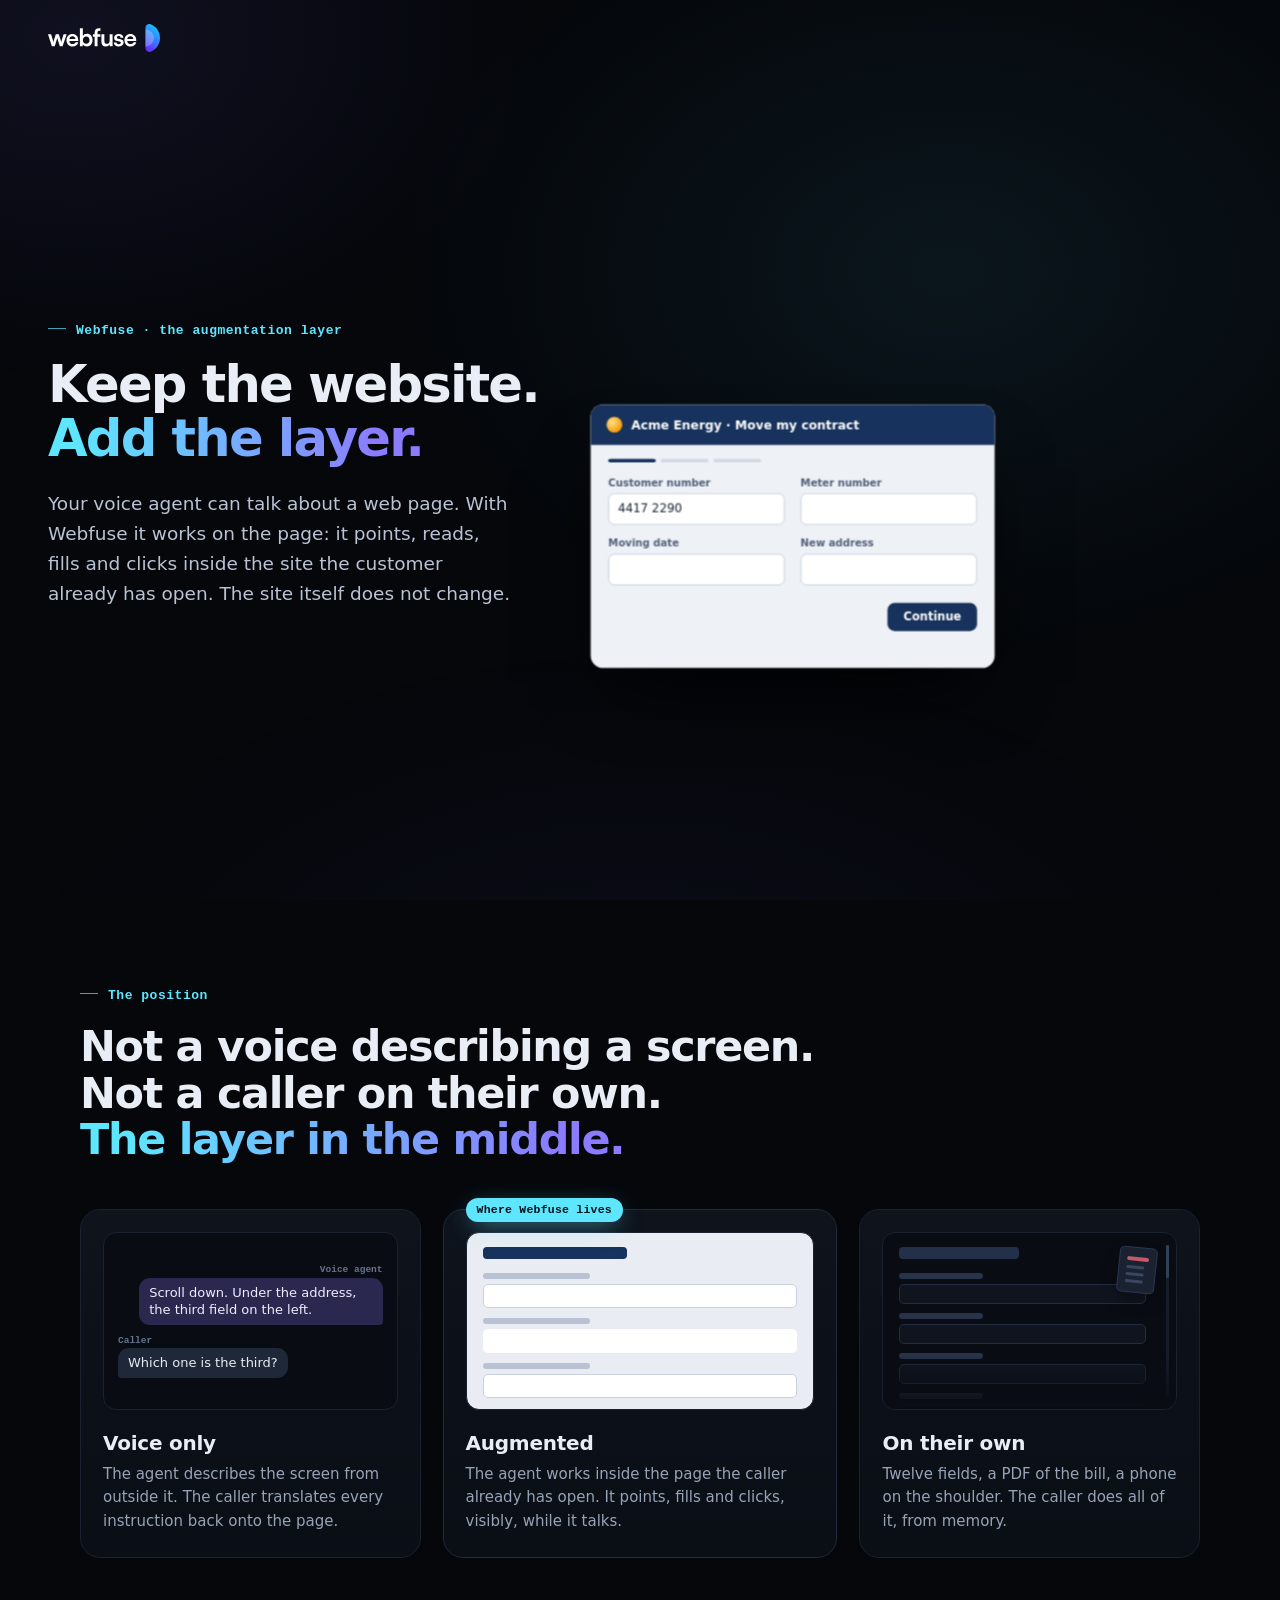
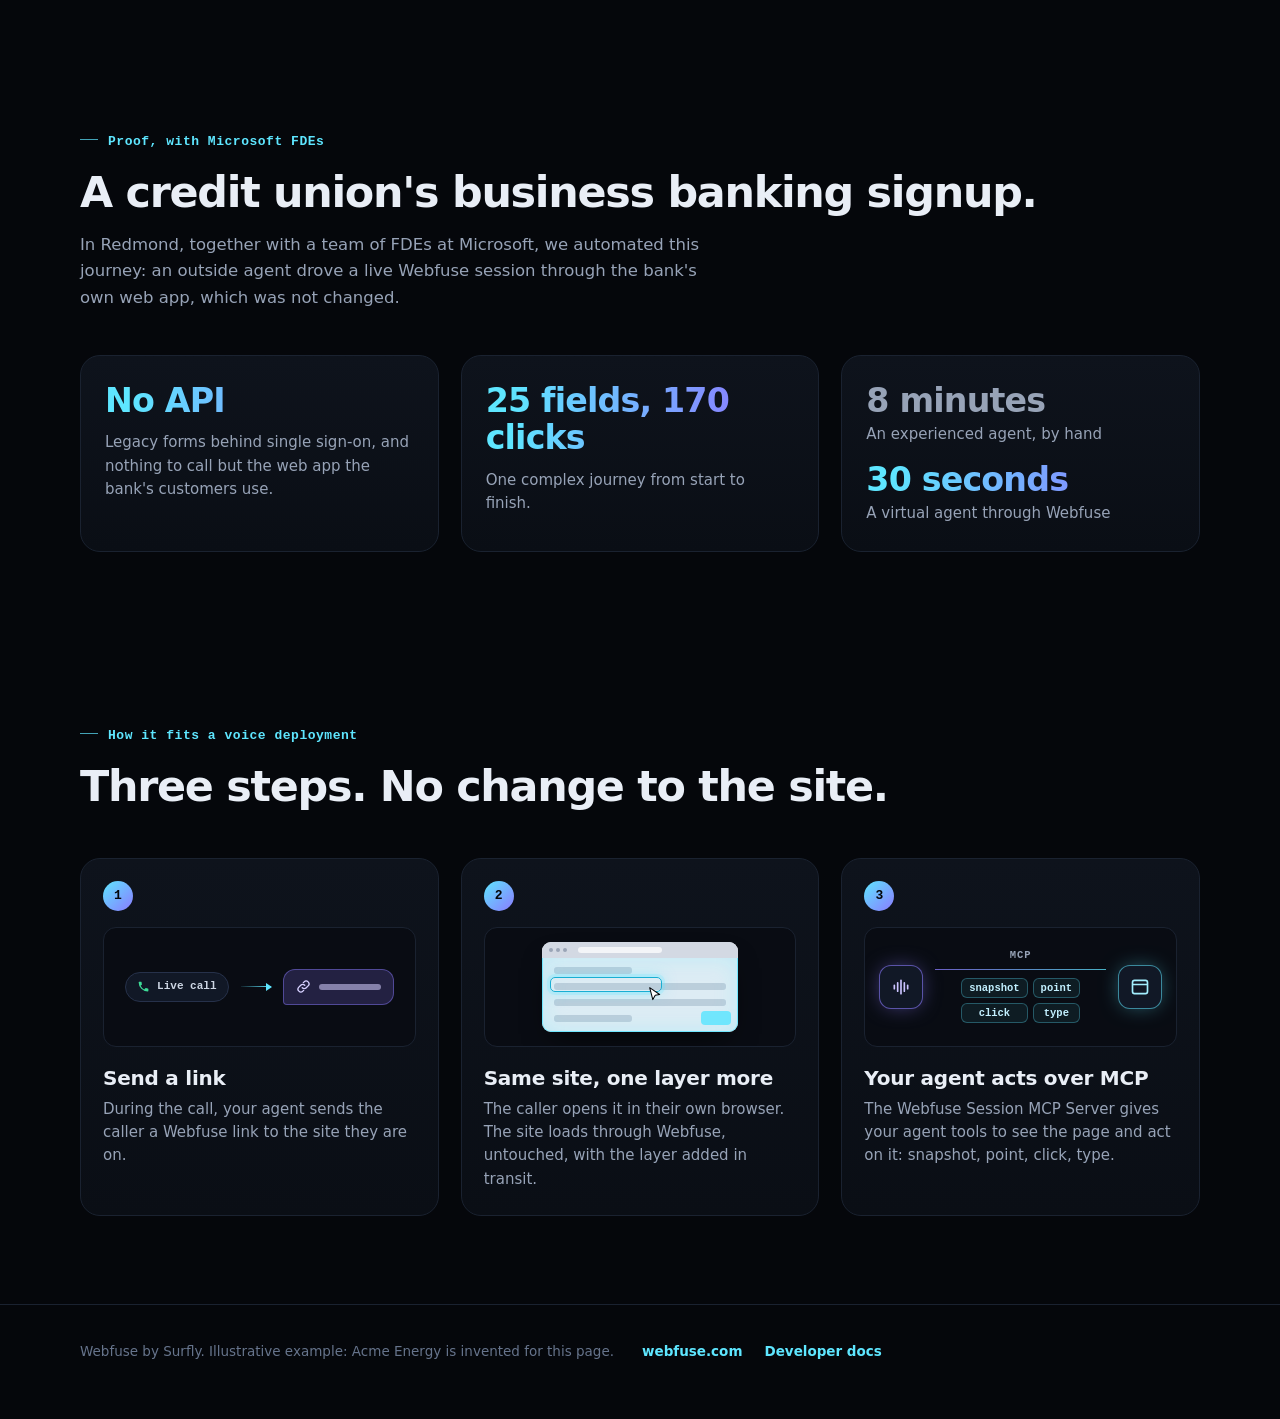
<file: layer/index.html>
<!doctype html>
<html lang="en" class="nojs">
<head>
<meta charset="utf-8">
<meta name="viewport" content="width=device-width, initial-scale=1">
<meta name="color-scheme" content="dark">
<meta name="robots" content="noindex">
<meta name="referrer" content="no-referrer">
<title>The layer in the middle · Webfuse</title>
<meta name="description" content="Webfuse adds a layer to the website your customer already has open, injected in transit, so your voice agent can point, read, fill and click inside the page while the site itself stays unchanged.">
<link rel="icon" href="data:image/svg+xml,%3Csvg xmlns=%22http://www.w3.org/2000/svg%22 viewBox=%22810 0 250 250%22%3E%3Cpath d=%22M870 34.9704L870 215.029C870 239.229 893.947 256.363 916.33 247.736C965.249 228.881 1000 181.04 1000 124.998C1000 68.9582 965.249 21.117 916.33 2.26156C912.323 0.717613 908.262 2.19488e-05 904.302 2.12564e-05C886.139 -0.00349144 870 15.1026 870 34.9704Z%22 fill=%22url(%23wfLogoGrad)%22/%3E%3Cpath d=%22M870 201.488C890.876 201.488 909.776 192.919 923.47 179.084C937.162 165.253 945.645 146.122 945.645 125.072C945.645 82.9373 911.713 48.6601 870 48.66L870 201.488Z%22 fill=%22white%22 fill-opacity=%220.25%22/%3E%3Cdefs%3E %3ClinearGradient id=%22wfLogoGrad%22 x1=%22904.07%22 y1=%22303.509%22 x2=%221073.41%22 y2=%2291.4966%22 gradientUnits=%22userSpaceOnUse%22%3E %3Cstop stop-color=%22%23760DFF%22/%3E %3Cstop offset=%221%22 stop-color=%22%2310CDFF%22/%3E %3C/linearGradient%3E %3C/defs%3E%3C/svg%3E">
<script>document.documentElement.className = 'js';</script>
<style>
:root{
  --bg:#05070b;--panel:#0e131c;--panel2:#0a0e15;--line:#1a2230;--line2:#26314a;
  --text:#e9eef6;--soft:#b9c3d4;--mute:#97a3b7;--dim:#66748c;
  --cyan:#5ee6ff;--violet:#8b7bff;--amber:#ffb547;--green:#3ddc97;
  --sans:Inter,ui-sans-serif,system-ui,-apple-system,"Segoe UI",Roboto,"Helvetica Neue",Arial,sans-serif;
  --mono:ui-monospace,"SF Mono","JetBrains Mono",Menlo,Consolas,"Liberation Mono",monospace;
  --ease:cubic-bezier(.65,0,.25,1);
  --out:cubic-bezier(.2,.7,.2,1);
}
*{box-sizing:border-box}
html{-webkit-text-size-adjust:100%;text-size-adjust:100%}
body{margin:0;background:var(--bg);color:var(--text);font:16px/1.6 var(--sans);-webkit-font-smoothing:antialiased}
body::before{content:"";position:fixed;inset:0;z-index:-1;pointer-events:none;background:
  radial-gradient(900px 640px at 74% 30%,rgba(94,230,255,.07),transparent 62%),
  radial-gradient(760px 560px at 6% 4%,rgba(139,123,255,.085),transparent 62%),
  radial-gradient(1100px 700px at 50% 118%,rgba(139,123,255,.06),transparent 60%)}
p,h1,h2,h3{margin:0}
a{color:var(--cyan);text-decoration:none}
a:hover{text-decoration:underline}
a:focus-visible{outline:2px solid var(--cyan);outline-offset:3px;border-radius:4px}
.grad{background:linear-gradient(92deg,var(--cyan) 8%,var(--violet) 88%);-webkit-background-clip:text;background-clip:text;color:transparent}
.nw{white-space:nowrap}
.eyebrow{font:600 13px/1.3 var(--mono);letter-spacing:.04em;color:var(--cyan);margin:0 0 18px}
.eyebrow::before{content:"";display:inline-block;width:18px;height:1px;margin:0 10px 4px 0;vertical-align:middle;background:currentColor;opacity:.7}

/* ---------- A: the layer ---------- */
.hero{position:relative;min-height:100vh;display:flex;flex-direction:column;padding:0 64px;overflow-x:clip}
.brand{display:flex;align-items:center;gap:10px;height:76px;width:100%;max-width:1312px;margin:0 auto;font-weight:650;font-size:15px;letter-spacing:-.01em}
.brand .logo{display:block;width:auto;height:28px}
.hero-grid{flex:1;display:grid;grid-template-columns:minmax(0,500px) minmax(0,1fr);align-items:center;gap:20px;width:100%;max-width:1312px;margin:0 auto;padding-bottom:44px}
.hero-copy{position:relative;z-index:1;animation:rise .9s var(--out) .05s both}
h1{font-size:clamp(40px,4vw,58px);line-height:1.05;letter-spacing:-.035em;font-weight:750;margin:0 0 24px}
.lede{font-size:18.5px;line-height:1.62;color:var(--soft);max-width:468px}
@keyframes rise{from{opacity:0;transform:translateY(16px)}}
@keyframes fade{from{opacity:0}}
@keyframes pop{from{opacity:0;transform:scale(.6)}}

/* the drawing is a fixed 790 x 640 stage, scaled to fit its column */
.stage-wrap{--s:1;position:relative;height:calc(640px * var(--s))}
.explode{position:absolute;left:0;top:0;width:790px;height:640px;margin:0;transform:scale(var(--s));transform-origin:0 0}
.ex-float{position:absolute;inset:0;perspective:1700px;perspective-origin:380px 282px;animation:float 7s ease-in-out 3.1s infinite}
@keyframes float{50%{transform:translateY(-9px)}}
.ex-scene{position:absolute;left:60px;top:250px;width:460px;height:300px;transform-style:preserve-3d;transform:rotateX(54deg) rotateZ(-30deg);animation:sceneIn 1.2s var(--ease) .1s both}
@keyframes sceneIn{from{transform:rotateX(0deg) rotateZ(0deg)}}
.plane{position:absolute;left:0;top:0;width:460px;height:300px}
.p2{transform-style:preserve-3d;transform:translateZ(140px);animation:liftP2 1.2s var(--ease) .1s both}
.p3{left:96px;top:-66px;width:272px;height:188px;transform:translateZ(262px);animation:liftP3 1.2s var(--ease) .1s both,fade .45s ease .3s both}
@keyframes liftP2{from{transform:translateZ(1px)}}
@keyframes liftP3{from{transform:translateZ(2px)}}

/* plane 1: the website */
.site{position:absolute;inset:0;border-radius:14px;overflow:hidden;background:#eef1f6;color:#1b2333;box-shadow:0 46px 80px -26px rgba(0,0,0,.95),0 0 0 1px rgba(255,255,255,.07)}
.site-bar{height:46px;display:flex;align-items:center;gap:10px;padding:0 18px;background:#17325c}
.site-logo{flex:none;width:18px;height:18px;border-radius:50%;background:radial-gradient(circle at 35% 35%,#ffe08a,#f59e0b 70%)}
.site-title{color:#fff;font-size:14px;font-weight:600;white-space:nowrap}
.site-body{padding:16px 20px 0}
.site-steps{display:flex;gap:6px;height:4px;margin-bottom:16px}
.site-steps i{flex:0 0 54px;border-radius:2px;background:#d3d9e3}
.site-steps i:first-child{background:#17325c}
.grid{display:grid;grid-template-columns:1fr 1fr;gap:14px 18px}
.lbl{display:block;height:14px;margin:0 0 5px;font-size:11.5px;line-height:14px;font-weight:600;color:#52607a;white-space:nowrap}
.inp{position:relative;height:36px;border:1px solid #c6cfdc;border-radius:7px;background:#fff;display:flex;align-items:center;padding:0 10px;font-size:13.5px;color:#1b2333}
.site-foot{display:flex;justify-content:flex-end;margin-top:20px}
.site-btn{height:32px;padding:0 18px;border-radius:8px;background:#17325c;color:#fff;font-size:13px;font-weight:600;line-height:32px}

/* plane 2: the Webfuse layer, aligned with plane 1 because it repeats its layout */
.glass{position:absolute;inset:0;border-radius:14px;border:1px solid rgba(94,230,255,.3);animation:fade .6s ease .75s both;background:
  radial-gradient(rgba(94,230,255,.2) 1px,transparent 1.5px) 0 0/18px 18px,
  linear-gradient(160deg,rgba(94,230,255,.1),rgba(139,123,255,.06) 55%,rgba(94,230,255,.04))}
.glass::after{content:"";position:absolute;inset:-1px;border-radius:15px;border:1.5px solid rgba(94,230,255,.8);box-shadow:0 0 50px rgba(94,230,255,.3),inset 0 0 70px rgba(94,230,255,.12);animation:fade .7s ease 1.2s both}
.wire{background:none;box-shadow:none;overflow:visible}
.wire .site-bar{background:none}
.wire .fld,.wire .site-btn{visibility:hidden}
.wire .f-tgt{visibility:visible;animation:fade .5s ease 1.1s both}
.wire .lbl{width:86px;height:5px;margin:5px 0 9px;border-radius:3px;background:rgba(94,230,255,.22)}
.tgt{border:0;padding:0;background:rgba(4,11,19,.86)}
.ring{position:absolute;inset:-5px;border-radius:11px;border:2px solid var(--cyan);box-shadow:0 0 0 4px rgba(94,230,255,.14),0 0 26px rgba(94,230,255,.55);animation:ringIn .45s var(--out) 1.4s both}
.ring::after{content:"";position:absolute;inset:-2px;border-radius:12px;border:2px solid var(--cyan);opacity:0;animation:pulse 2.8s ease-out 3.3s infinite}
@keyframes ringIn{from{opacity:0;transform:scale(1.16)}}
@keyframes pulse{0%{opacity:.6;transform:scale(1)}70%,100%{opacity:0;transform:scale(1.1,1.45)}}
.ghost-w{position:absolute;left:11px;top:0;bottom:0;display:flex;align-items:center;font:600 14.5px/1 var(--mono)}
.ghost-val{font:inherit;color:#d4f8ff;text-shadow:0 0 12px rgba(94,230,255,.6);white-space:nowrap}
.ghost-val span{animation:fade .01s linear both;animation-delay:calc(2.1s + var(--i) * 50ms)}
.caret{position:absolute;left:0;top:50%;width:2px;height:18px;margin-top:-9px;background:var(--cyan);box-shadow:0 0 8px var(--cyan);opacity:0;animation:caretMove .45s steps(9,start) 2.1s both,caretLife 1.15s linear 2.06s both}
@keyframes caretMove{from{transform:translateX(0)}to{transform:translateX(9ch)}}
@keyframes caretLife{0%{opacity:0}3%,78%{opacity:1}100%{opacity:0}}
.src-w{position:absolute;right:7px;top:50%;margin-top:-9.5px;animation:pop .3s var(--out) 2.55s both}
.src-chip{height:19px;padding:0 7px;border-radius:5px;background:var(--cyan);color:#03131a;font:700 10.5px/19px var(--mono);white-space:nowrap}
.ptr{position:absolute;left:76px;top:28px;width:28px;height:28px;animation:ptrIn .7s cubic-bezier(.25,.7,.2,1) 1.35s both}
.ptr svg{display:block;filter:drop-shadow(0 3px 4px rgba(0,0,0,.5))}
.ptr::before{content:"";position:absolute;left:-8px;top:-8px;width:24px;height:24px;border-radius:50%;border:2px solid var(--cyan);opacity:0;animation:ripple .6s ease-out 2.05s both}
@keyframes ptrIn{from{opacity:0;transform:translate(130px,-96px)}}
@keyframes ripple{0%{opacity:1;transform:scale(.3)}100%{opacity:0;transform:scale(1.7)}}
.nudge-w{position:absolute;right:-8px;top:calc(100% + 15px);transform-origin:80% 0;animation:pop .32s var(--out) 2.62s both}
.nudge{position:relative;white-space:nowrap;padding:6px 12px 6px 10px;border-radius:9px;background:#1c150a;border:1px solid rgba(255,181,71,.85);color:#ffdba3;font:600 12px/1.25 var(--sans);box-shadow:0 0 26px rgba(255,181,71,.3)}
.nudge::before{content:"";display:inline-block;width:6px;height:6px;margin:0 7px 1px 0;border-radius:50%;background:var(--amber);box-shadow:0 0 8px var(--amber)}
.nudge::after{content:"";position:absolute;right:50px;top:-5px;width:8px;height:8px;background:#1c150a;border-left:1px solid rgba(255,181,71,.85);border-top:1px solid rgba(255,181,71,.85);transform:rotate(45deg)}
.beam{position:absolute;pointer-events:none;animation:fade .6s ease 1.3s both}
.beam-f{left:239px;top:137px;width:201px;height:136px;transform-origin:50% 0;transform:rotateX(-90deg);background:linear-gradient(180deg,rgba(94,230,255,.3),rgba(94,230,255,0))}
.beam-l{left:239px;top:101px;width:136px;height:36px;transform-origin:0 50%;transform:rotateY(90deg);background:linear-gradient(90deg,rgba(94,230,255,.18),rgba(94,230,255,0))}

/* plane 3: the customer, on a call */
.call{position:absolute;inset:0;border-radius:16px;padding:12px 14px;display:flex;flex-direction:column;gap:7px;background:linear-gradient(180deg,#161d2c,#0c111a);border:1px solid rgba(139,123,255,.6);box-shadow:0 0 50px -10px rgba(139,123,255,.55)}
.call-top{display:flex;align-items:center;gap:8px;height:18px;font:600 10.5px/1 var(--mono);color:var(--mute)}
.call-top .dot{width:7px;height:7px;border-radius:50%;background:var(--green);box-shadow:0 0 8px var(--green)}
.wave{margin-left:auto;display:flex;align-items:center;gap:2px;height:14px}
.wave i{display:block;width:2px;height:14px;border-radius:1px;background:var(--violet);transform:scaleY(.35);animation:wave 1.1s ease-in-out 2.7s infinite}
.wave i:nth-child(2){animation-delay:2.85s}.wave i:nth-child(3){animation-delay:2.78s}.wave i:nth-child(4){animation-delay:2.95s}.wave i:nth-child(5){animation-delay:2.82s}
@keyframes wave{50%{transform:scaleY(1)}}
.msg{display:flex;flex-direction:column;gap:2px}
.who{font:600 9.5px/1.2 var(--mono);color:var(--dim)}
.call .who{font-size:10px}
.call .bub{font-size:13px}
.m-caller{align-items:flex-start}
.m-agent{align-items:flex-end}
.call .m-caller{animation:rise .4s var(--out) .55s both}
.call .m-agent{animation:rise .4s var(--out) 2.62s both}
.bub{max-width:88%;padding:6px 10px;border-radius:11px;font-size:12.5px;line-height:1.36}
.m-caller .bub{background:#1f2839;color:#e7ecf4;border-bottom-left-radius:4px}
.m-agent .bub{background:rgba(139,123,255,.25);color:#efecff;border-bottom-right-radius:4px}

/* labels: flat callouts drawn over the scene, anchored to the plane corners */
.ex-labels{position:absolute;inset:0;pointer-events:none}
.lab{position:absolute;left:var(--ax);top:var(--ay);display:flex;align-items:center;transform:translateY(-50%);--c:#cfd8e5}
.lab1{--ax:566px;--ay:410px;--lead:25px}
.lab2{--ax:575px;--ay:296px;--lead:16px;--c:var(--cyan)}
.lab3{--ax:348px;--ay:84px;--lead:243px;--c:#b4a9ff}
.lab-dot{flex:none;width:9px;height:9px;margin-left:-4.5px;border-radius:50%;background:var(--c);box-shadow:0 0 0 3px rgba(5,7,11,.9),0 0 12px var(--c);animation:pop .35s var(--out) both}
.lab-line{flex:none;width:var(--lead);height:1px;margin:0 8px 0 3px;background:linear-gradient(90deg,var(--c),rgba(207,216,229,.3));transform-origin:0 50%;animation:draw .45s var(--out) both}
.lab-box{display:flex;align-items:flex-start;gap:9px;width:184px;animation:fade .45s ease both}
.lab-n{flex:none;display:grid;place-items:center;width:20px;height:20px;margin-top:-1px;border-radius:50%;font:700 11px/1 var(--mono);color:#05070b;background:var(--c)}
.lab-t{font-size:13.5px;line-height:1.32;font-weight:600;color:#e5ebf3}
.lab1>*{animation-delay:1.3s}.lab2>*{animation-delay:1.45s}.lab3>*{animation-delay:1.6s}
.lab1 .lab-box{animation-delay:1.45s}.lab2 .lab-box{animation-delay:1.6s}.lab3 .lab-box{animation-delay:1.75s}
@keyframes draw{from{transform:scaleX(0)}}
.hero.off .ex-float,.hero.off .wave i,.hero.off .ring::after{animation-play-state:paused}
/* Staged hero. The page opens black and unfolds in four steps, so the drawing
   plays while someone is watching: g0 the copy and the flat website, g1 the
   stack tilts (label 1), g2 the Webfuse layer lifts off (label 2), g3 the call
   lands on top (label 3). A demo agent drives the steps from its narration
   (data-fde-beat); without one they play by themselves. Until a step is on,
   its parts are hidden with animation:none, so adding the class starts their
   animations from the beginning. */
.js .hero:not(.g0) .brand,.js .hero:not(.g0) .hero-copy,.js .hero:not(.g0) .stage-wrap{opacity:0}
.js .hero:not(.g0) .hero-copy{animation:none}
.js .hero.g0 .brand{animation:fade .6s ease both}
.js .hero.g0 .p1{animation:fade .5s ease .2s both}
.js .hero:not(.g1) .ex-scene,.js .hero:not(.g1) .ex-float{animation:none}
.js .hero:not(.g1) .ex-scene{transform:none}
.js .hero:not(.g1) .lab1,.js .hero:not(.g2) .lab2,.js .hero:not(.g3) .lab3,
.js .hero:not(.g2) .p2,.js .hero:not(.g3) .p3{opacity:0}
.js .hero:not(.g1) .lab1>*,.js .hero:not(.g2) .lab2>*,.js .hero:not(.g3) .lab3>*,
.js .hero:not(.g2) .p2,.js .hero:not(.g2) .p2 *,.js .hero:not(.g2) .p2 *::before,.js .hero:not(.g2) .p2 *::after,
.js .hero:not(.g3) .p3,.js .hero:not(.g3) .p3 *{animation:none}
.js .hero .lab1>*{animation-delay:.75s}.js .hero .lab1 .lab-box{animation-delay:.9s}
.js .hero .lab2>*{animation-delay:.25s}.js .hero .lab2 .lab-box{animation-delay:.4s}
.js .hero .lab3>*{animation-delay:.45s}.js .hero .lab3 .lab-box{animation-delay:.6s}
.js .hero .glass{animation-delay:.2s}.js .hero .glass::after{animation-delay:.55s}
.js .hero .beam{animation-delay:.6s}.js .hero .wire .f-tgt{animation-delay:.45s}
.js .hero .ring{animation-delay:.75s}.js .hero .ring::after{animation-delay:2.6s}
.js .hero .ptr{animation-delay:.7s}.js .hero .ptr::before{animation-delay:1.4s}
.js .hero .ghost-val span{animation-delay:calc(1.45s + var(--i) * 50ms)}
.js .hero .caret{animation-delay:1.45s,1.41s}
.js .hero .src-w{animation-delay:1.9s}.js .hero .nudge-w{animation-delay:1.97s}
.js .hero .call .m-caller{animation-delay:.45s}.js .hero .call .m-agent{animation-delay:1.5s}
.js .hero .wave i{animation-delay:1.6s}
.js .hero .wave i:nth-child(2){animation-delay:1.75s}.js .hero .wave i:nth-child(3){animation-delay:1.68s}
.js .hero .wave i:nth-child(4){animation-delay:1.85s}.js .hero .wave i:nth-child(5){animation-delay:1.72s}
.js .hero .ex-float{animation-delay:1.6s}

/* the card the narration is on (act1..3): a ring and a glow */
.site,.glass,.call{transition:box-shadow .45s ease,opacity .45s ease,transform .45s var(--out)}
.js .hero.act1 .p1 .site:not(.wire){box-shadow:0 0 0 3px rgba(94,230,255,.95),0 0 56px rgba(94,230,255,.45),0 46px 80px -26px rgba(0,0,0,.95)}
.js .hero.act2 .glass{box-shadow:0 0 0 3px rgba(94,230,255,.95),0 0 70px rgba(94,230,255,.55)}
.js .hero.act3 .call{box-shadow:0 0 0 3px rgba(180,169,255,.95),0 0 60px rgba(139,123,255,.6)}

/* ---------- shared section frame ---------- */
.band{position:relative;padding:88px 64px}
.wrap{max-width:1120px;margin:0 auto}
h2,.h2-tail{font-size:clamp(30px,3.35vw,48px);line-height:1.09;letter-spacing:-.03em;font-weight:740}
hgroup{margin:0}
.h2-tail{width:fit-content}
h3{font-size:20px;line-height:1.3;letter-spacing:-.012em;font-weight:680}
.card{position:relative;border-radius:20px;padding:22px 22px 24px;background:linear-gradient(180deg,var(--panel),var(--panel2));border:1px solid var(--line)}
.ill{position:relative;border-radius:13px;background:#090c13;border:1px solid var(--line);overflow:hidden}

/* ---------- B: the position ---------- */
.spectrum{display:grid;grid-template-columns:1fr 1.16fr 1fr;gap:22px;margin-top:46px;align-items:stretch}
.sp h3{margin:20px 0 7px}
.sp-t{color:var(--mute);font-size:15px;line-height:1.56}
.sp .ill{height:178px}
.vo{display:flex;flex-direction:column;justify-content:center;gap:10px;padding:14px}
.vo .msg{transition:opacity .45s ease,transform .45s var(--out)}
.vo .bub{font-size:13px;max-width:92%}
.js .spectrum:not(.s1) .vo .m-agent,.js .spectrum:not(.s2) .vo .m-caller{opacity:0;transform:translateY(8px)}
.sp-aug{border-color:#1f2a3b;transform:translateY(-12px);transition:transform .6s var(--out)}
.sp-aug::before,.sp-aug::after{content:"";position:absolute;inset:-1px;border-radius:21px;pointer-events:none;transition:opacity .6s ease}
.sp-aug::before{box-shadow:0 30px 80px -30px rgba(94,230,255,.5),0 0 0 4px rgba(94,230,255,.06)}
.sp-aug::after{border:1px solid rgba(94,230,255,.55)}
.js .spectrum:not(.s3) .sp-aug{transform:none}
.js .spectrum:not(.s3) .sp-aug::before,.js .spectrum:not(.s3) .sp-aug::after{opacity:0}
.sp-tag{position:absolute;z-index:2;top:-12px;left:22px;height:24px;padding:0 11px;border-radius:999px;background:var(--cyan);color:#04131a;font:700 11.5px/24px var(--mono);letter-spacing:.02em;box-shadow:0 6px 24px -6px rgba(94,230,255,.7)}
.mf{padding:14px 16px}
.mf-bar{height:12px;width:46%;border-radius:4px;background:#17325c;margin-bottom:14px}
.mf-f{margin-bottom:10px}
.mf-f i{display:block;width:34%;height:6px;border-radius:3px;background:#b8c2d2;margin-bottom:5px}
.mf-f b{position:relative;display:block;height:24px;border-radius:5px;background:#fff;border:1px solid #c9d1de}
.aug{background:#e9edf3}
.mf-f.mark b{border-color:transparent}
.mf-ring{position:absolute;inset:-4px;border-radius:8px;border:2px solid #22b8dc;box-shadow:0 0 0 3px rgba(94,230,255,.2),0 0 18px rgba(94,230,255,.55);transition:opacity .45s ease .1s,transform .45s var(--out) .1s}
.mf-ghost{position:absolute;left:8px;top:8px;width:42%;height:7px;border-radius:4px;background:rgba(34,184,220,.4);transition:opacity .4s ease .45s}
.mf-ptr{position:absolute;left:58%;top:95px;width:22px;height:22px;transition:opacity .5s ease .1s,transform .6s cubic-bezier(.25,.7,.2,1) .1s}
.mf-ptr svg{display:block;filter:drop-shadow(0 2px 3px rgba(0,0,0,.35))}
.js .spectrum:not(.s3) .mf-ring{opacity:0;transform:scale(1.12)}
.js .spectrum:not(.s3) .mf-ghost{opacity:0}
.js .spectrum:not(.s3) .mf-ptr{opacity:0;transform:translate(60px,-40px)}
.spectrum.snap,.spectrum.snap *,.spectrum.snap *::before,.spectrum.snap *::after{transition:none!important}
.alone .mf-bar{background:#243049}
.alone .mf-f{margin-bottom:9px;margin-right:14px}
.alone .mf-f i{background:#283248}
.alone .mf-f b{height:20px;background:#0f141e;border-color:#232d41}
.alone::after{content:"";position:absolute;left:0;right:0;bottom:0;height:54px;background:linear-gradient(rgba(9,12,19,0),#090c13)}
.scroll{position:absolute;right:7px;top:12px;bottom:12px;width:3px;border-radius:2px;background:#151c2a}
.scroll::after{content:"";position:absolute;left:0;right:0;top:0;height:22%;border-radius:2px;background:#33405a}
.pdf{position:absolute;right:20px;top:14px;width:38px;height:46px;border-radius:5px;background:#1a2232;border:1px solid #2b3650;transform:rotate(6deg);box-shadow:0 8px 18px -6px rgba(0,0,0,.6)}
.pdf::before{content:"";position:absolute;left:7px;right:7px;top:9px;height:4px;border-radius:2px;background:#ff6b7a;opacity:.75}
.pdf::after{content:"";position:absolute;left:7px;right:11px;top:18px;height:3px;border-radius:2px;background:#3a4660;box-shadow:0 7px 0 #3a4660,0 14px 0 #3a4660}

/* ---------- C: how it fits ---------- */
.steps{list-style:none;margin:48px 0 0;padding:0;display:grid;grid-template-columns:repeat(3,1fr);gap:22px;counter-reset:st}
.step{counter-increment:st}
.step .card{height:100%;transition:opacity .55s ease,transform .55s var(--out)}
.step:nth-child(2) .card{transition-delay:.12s}.step:nth-child(3) .card{transition-delay:.24s}
.js .steps:not(.in) .step .card{opacity:0;transform:translateY(18px)}
.steps.beat .step .card{transition-delay:0s}
.step.dim .card{opacity:.36}
.step.lit .card{transform:translateY(-6px)}
.step .card::after{content:"";position:absolute;inset:-1px;border-radius:21px;pointer-events:none;border:1px solid rgba(94,230,255,.55);box-shadow:0 26px 70px -30px rgba(94,230,255,.55);opacity:0;transition:opacity .5s ease}
.step.lit .card::after{opacity:1}
.step.lit .card::before{box-shadow:0 0 0 4px rgba(94,230,255,.14),0 0 20px rgba(94,230,255,.55)}
.step.lit .linkb{animation:pop .45s var(--out) .2s both}
.step.lit .arrow{animation:draw .4s var(--out) both;transform-origin:0 50%}
.step.lit .win-layer{animation:fade .5s ease .15s both}
.step.lit .win-hl{animation:ringIn .45s var(--out) .5s both}
.step.lit .tools span{animation:pop .3s var(--out) both}
.step.lit .tools span:nth-child(2){animation-delay:.12s}.step.lit .tools span:nth-child(3){animation-delay:.24s}.step.lit .tools span:nth-child(4){animation-delay:.36s}
.step .card::before{content:counter(st);display:grid;place-items:center;width:30px;height:30px;margin-bottom:16px;border-radius:50%;font:700 13px/1 var(--mono);color:#05070b;background:linear-gradient(135deg,var(--cyan),var(--violet))}
.step h3{margin:18px 0 7px}
.step p{color:var(--mute);font-size:15px;line-height:1.56}
.step .ill{height:120px;display:flex;align-items:center;justify-content:center;gap:12px;padding:0 14px}
.pill{display:inline-flex;align-items:center;gap:7px;height:30px;padding:0 11px;border-radius:999px;border:1px solid var(--line2);background:#111826;color:#cdd6e4;font:600 11px/1 var(--mono);white-space:nowrap}
.pill svg,.linkb svg{flex:none;display:block}
.arrow{flex:none;position:relative;width:30px;height:1px;background:linear-gradient(90deg,rgba(94,230,255,.1),var(--cyan))}
.arrow::after{content:"";position:absolute;right:-1px;top:-3.5px;border:4px solid transparent;border-left:6px solid var(--cyan);border-right:0}
.linkb{display:flex;align-items:center;gap:8px;height:36px;padding:0 12px;border-radius:12px 12px 12px 4px;background:rgba(139,123,255,.2);border:1px solid rgba(139,123,255,.45)}
.linkb i{display:block;width:62px;height:6px;border-radius:3px;background:rgba(214,208,255,.55)}
.win{position:relative;width:196px;height:90px;border-radius:9px;background:#e9edf3;overflow:hidden;box-shadow:0 14px 30px -12px rgba(0,0,0,.8)}
.win-bar{height:16px;display:flex;align-items:center;gap:3px;padding:0 7px;background:#d3d9e3}
.win-bar i{width:4px;height:4px;border-radius:50%;background:#9aa5b6}
.win-bar b{margin-left:8px;width:84px;height:6px;border-radius:3px;background:#f3f5f8}
.win-row{height:7px;margin:9px 12px 0;border-radius:3px;background:#c4ccd8}
.win-row.s{width:40%}
.win-layer{position:absolute;left:0;right:0;top:16px;bottom:0;border:1.5px solid rgba(94,230,255,.85);border-top:0;border-radius:0 0 9px 9px;background:rgba(94,230,255,.08);box-shadow:inset 0 0 22px rgba(94,230,255,.25)}
.win-hl{position:absolute;left:7px;top:19px;width:112px;height:15px;border-radius:5px;border:1.5px solid #19aed3;box-shadow:0 0 0 3px rgba(94,230,255,.2),0 0 14px rgba(94,230,255,.5)}
.win-ptr{position:absolute;left:104px;top:28px}
.win-tag{position:absolute;right:6px;bottom:6px;height:14px;width:30px;border-radius:4px;background:var(--cyan);opacity:.85}
.mcp{display:grid;grid-template-columns:auto 1fr auto;align-items:center;gap:12px;width:100%}
.node{display:grid;place-items:center;width:44px;height:44px;border-radius:12px;border:1px solid var(--line2);background:#111826}
.node.agent{border-color:rgba(139,123,255,.6);box-shadow:0 0 22px -6px rgba(139,123,255,.7)}
.node.page{border-color:rgba(94,230,255,.55);box-shadow:0 0 22px -6px rgba(94,230,255,.6)}
.mcp-mid{display:flex;flex-direction:column;align-items:center;gap:8px}
.mcp-mid b{font:700 10.5px/1 var(--mono);letter-spacing:.1em;color:var(--mute)}
.mcp-line{width:100%;height:1px;background:linear-gradient(90deg,rgba(139,123,255,.75),rgba(94,230,255,.75))}
.tools{display:grid;grid-template-columns:auto auto;gap:5px}
.tools span{height:20px;padding:0 7px;border-radius:6px;border:1px solid rgba(94,230,255,.3);background:rgba(94,230,255,.07);color:#c2f0ff;font:600 10.5px/18px var(--mono);text-align:center}

/* ---------- D: proof ---------- */
.proof-sub{margin-top:16px;max-width:640px;color:var(--mute);font-size:16.5px;line-height:1.6}
.stats{display:grid;grid-template-columns:repeat(3,1fr);gap:22px;margin-top:44px}
.stat{transition:opacity .55s ease,transform .55s var(--out)}
.stat:nth-child(2){transition-delay:.12s}.stat:nth-child(3){transition-delay:.24s}
.js .stats:not(.in) .stat{opacity:0;transform:translateY(18px)}
.stats.beat .stat{transition-delay:0s}
.stat .card{height:100%;padding:26px 24px 26px}
.stat b{display:block;font-size:clamp(26px,2.6vw,36px);line-height:1.12;letter-spacing:-.025em;font-weight:760;margin-bottom:12px}
.stat span{display:block;color:var(--mute);font-size:15px;line-height:1.55}
.stat.dim{opacity:.36}
.stat .card::after{content:"";position:absolute;inset:-1px;border-radius:21px;pointer-events:none;border:1px solid rgba(94,230,255,.55);box-shadow:0 26px 70px -30px rgba(94,230,255,.55);opacity:0;transition:opacity .5s ease}
.stat.lit .card::after{opacity:1}
.stat.lit{transform:translateY(-6px)}
.stat-vs .card{display:grid;gap:14px}
.vs b{margin-bottom:4px}
.vs .slow{color:var(--mute)}
.vs-fast{transition:opacity .4s ease}
.js .stat-vs:not(.fast-on) .vs-fast{opacity:.35}
.stats:not(.beat) .stat-vs .vs-fast{opacity:1}

/* footer */
.foot{padding:36px 64px 56px;border-top:1px solid var(--line)}
.foot-in{max-width:1120px;margin:0 auto;display:flex;flex-wrap:wrap;align-items:center;gap:10px 28px;color:var(--dim);font-size:13.5px}
.foot-l{display:flex;gap:22px}
.foot-l a{font-weight:600}

/* ---------- responsive ---------- */
@media (min-width:1680px){
  .brand,.hero-grid{max-width:1560px}
  .hero-grid{grid-template-columns:minmax(0,560px) minmax(0,1fr)}
  h1{font-size:66px}
  .lede{font-size:20px;max-width:520px}
}
@media (max-width:1399px){
  .hero{padding:0 48px}.band{padding-left:48px;padding-right:48px}.foot{padding-left:48px;padding-right:48px}
  .hero-grid{grid-template-columns:minmax(0,470px) minmax(0,1fr)}
  .stage-wrap{--s:.86}
}
@media (max-width:1219px){
  .hero{padding:0 36px}
  .hero-grid{grid-template-columns:minmax(0,430px) minmax(0,1fr)}
  .stage-wrap{--s:.74}
  .lede{font-size:17.5px}
}
@media (max-width:1079px){
  .hero{min-height:0}
  .hero-grid{grid-template-columns:minmax(0,1fr);gap:8px;padding-top:24px}
  .hero-copy{max-width:640px}
  .lede{max-width:600px}
  .stage-wrap{--s:.92}
  .explode{left:50%;margin-left:calc(-395px * var(--s))}
  .spectrum{grid-template-columns:1fr;max-width:560px}
  .sp-aug{transform:none}
  .steps{grid-template-columns:1fr;max-width:560px}
  .stats{grid-template-columns:1fr;max-width:560px}
}
@media (max-width:860px){.stage-wrap{--s:.82}}
@media (max-width:760px){
  .hero{padding:0 16px;min-height:0}.band{padding:56px 16px}.foot{padding:32px 16px 44px}
  /* Phones: a compact head, then the three planes as cards in a column
     (the website, the Webfuse layer, the call), each with its label above
     it and clear space between them, so the narration visibly jumps from
     one card to the next. */
  .brand{height:52px}
  .brand .logo{height:24px}
  .hero .eyebrow{display:none}
  .hero-grid{padding:2px 0 34px;gap:14px}
  h1{font-size:clamp(28px,8.4vw,36px);margin-bottom:10px}
  .nw{white-space:normal}
  .lede{font-size:15px;line-height:1.5}
  .stage-wrap{height:auto}
  .explode{position:static;width:auto;height:auto;margin:0;transform:none}
  .ex-float{position:static;perspective:none;animation:none!important;display:flex;flex-direction:column;gap:12px}
  .ex-scene,.ex-labels{display:contents}
  .plane{position:relative;left:auto;top:auto;width:100%;height:auto;transform:none!important;animation:none}
  .p1{order:2}.p2{order:4}.p3{order:6}
  .lab{position:static;transform:none;margin-top:44px}
  .lab1{order:1;margin-top:0}.lab2{order:3}.lab3{order:5}
  .lab-dot,.lab-line{display:none}
  .lab-box{width:auto}
  .js .hero.g2 .p2{animation:fade .5s ease both!important}
  .js .hero.g3 .p3{animation:rise .5s var(--out) both!important}
  .site,.call{position:relative;inset:auto}
  .grid{grid-template-columns:1fr}
  .site-body{padding-bottom:18px}
  .wire{padding-bottom:60px}
  .wire .site-bar{height:18px}
  .wire .site-steps,.wire .site-foot,.wire .fld:not(.f-tgt){display:none}
  .beam{display:none}
  .call{gap:9px}
  .stats{gap:40px}
  /* the active card comes forward, the ones before it step back */
  .plane{transition:opacity .45s ease,transform .45s var(--out)}
  .js .hero.act1 .p1,.js .hero.act2 .p2,.js .hero.act3 .p3{transform:scale(1.03)!important}
  .js .hero.act2 .p1,.js .hero.act3 .p1,.js .hero.act3 .p2{opacity:.45}
  .sp .ill{height:172px}
  .step h3,.sp h3{font-size:19px}
}
@media (prefers-reduced-motion:reduce){
  *,*::before,*::after{animation:none!important;transition:none!important}
}
</style>
</head>
<body>
<main>
<section id="layer" class="hero">
  <div class="brand">
    <svg class="logo" width="112" height="28" role="img" aria-label="Webfuse" viewBox="0 0 1000 250" fill="none" xmlns="http://www.w3.org/2000/svg"> <path d="M870 34.9704L870 215.029C870 239.229 893.947 256.363 916.33 247.736C965.249 228.881 1000 181.04 1000 124.998C1000 68.9582 965.249 21.117 916.33 2.26156C912.323 0.717613 908.262 2.19488e-05 904.302 2.12564e-05C886.139 -0.00349144 870 15.1026 870 34.9704Z" fill="url(#wfLogoGrad)"/> <path d="M870 201.488C890.876 201.488 909.776 192.919 923.47 179.084C937.162 165.253 945.645 146.122 945.645 125.072C945.645 82.9373 911.713 48.6601 870 48.66L870 201.488Z" fill="white" fill-opacity="0.25"/> <path d="M736.398 200.834C704.684 200.834 682.462 177.749 682.462 144.74C682.462 111.3 704.252 88.2154 735.535 88.2154C767.465 88.2154 787.745 109.574 787.745 142.799V150.781L707.488 150.997C709.43 169.767 719.354 179.259 736.829 179.259C751.284 179.259 760.777 173.65 763.797 163.51H788.177C783.646 186.811 764.229 200.834 736.398 200.834ZM735.751 109.79C720.217 109.79 710.724 118.204 708.135 134.169H761.64C761.64 119.498 751.5 109.79 735.751 109.79Z" fill="white"/> <path d="M587.126 165.668H612.153C612.369 174.945 619.272 180.77 631.354 180.77C643.651 180.77 650.34 175.808 650.34 168.041C650.34 162.647 647.535 158.764 638.042 156.606L618.841 152.076C599.64 147.761 590.363 138.7 590.363 121.656C590.363 100.729 608.054 88.2154 632.648 88.2154C656.596 88.2154 672.777 102.023 672.993 122.734H647.966C647.751 113.673 641.71 107.848 631.57 107.848C621.214 107.848 615.173 112.594 615.173 120.577C615.173 126.618 619.919 130.501 628.981 132.659L648.182 137.189C666.089 141.288 675.15 149.487 675.15 165.883C675.15 187.458 656.812 200.834 630.491 200.834C603.954 200.834 587.126 186.595 587.126 165.668Z" fill="white"/> <path d="M550.398 91.4517H576.718V198.029H552.339L550.398 183.79C543.925 193.93 530.118 200.834 515.879 200.834C491.284 200.834 476.829 184.222 476.829 158.117V91.4517H503.15V148.84C503.15 169.12 511.132 177.318 525.803 177.318C542.415 177.318 550.398 167.609 550.398 147.33V91.4517Z" fill="white"/> <path d="M400.915 91.4517H416.233V78.5071C416.233 49.5973 431.551 37.5156 454.636 37.5156C458.735 37.5156 463.697 37.7314 468.228 38.5943V61.0318H458.951C445.574 61.0318 442.338 67.9356 442.338 78.5071V91.4517H467.796V113.458H442.338V198.029H416.233V113.458H400.915V91.4517Z" fill="white"/> <path d="M309.184 198.029H284.805V37.5156H311.125V106.985C318.029 95.1194 332.268 87.9998 348.449 87.9998C378.869 87.9998 397.423 111.732 397.423 145.388C397.423 178.181 377.359 200.834 346.723 200.834C330.758 200.834 317.166 193.715 310.91 181.417L309.184 198.029ZM311.341 144.309C311.341 163.51 323.207 176.671 341.33 176.671C359.884 176.671 370.887 163.295 370.887 144.309C370.887 125.324 359.884 111.732 341.33 111.732C323.207 111.732 311.341 125.108 311.341 144.309Z" fill="white"/> <path d="M218.864 200.834C187.15 200.834 164.928 177.749 164.928 144.74C164.928 111.3 186.718 88.2154 218.001 88.2154C249.931 88.2154 270.211 109.574 270.211 142.799V150.781L189.954 150.997C191.896 169.767 201.82 179.259 219.296 179.259C233.751 179.259 243.243 173.65 246.264 163.51H270.643C266.112 186.811 246.695 200.834 218.864 200.834ZM218.217 109.79C202.683 109.79 193.191 118.204 190.602 134.169H244.106C244.106 119.498 233.966 109.79 218.217 109.79Z" fill="white"/> <path d="M34.5191 198.029L0 91.4517H27.3996L41.4229 137.19C43.7961 145.604 45.9535 154.881 47.8952 164.805C49.8369 154.449 51.7787 147.761 55.2306 137.19L69.9012 91.4517H96.6535L110.893 137.19C112.187 141.504 116.502 157.47 117.796 164.589C119.522 156.607 122.974 143.878 124.916 137.19L139.155 91.4517H166.986L130.094 198.029H105.499L90.8283 151.86C86.5135 137.837 84.1404 127.697 83.2774 122.303C82.1987 127.265 80.2569 134.816 74.8633 152.292L60.1927 198.029H34.5191Z" fill="white"/> <defs> <linearGradient id="wfLogoGrad" x1="904.07" y1="303.509" x2="1073.41" y2="91.4966" gradientUnits="userSpaceOnUse"> <stop stop-color="#760DFF"/> <stop offset="1" stop-color="#10CDFF"/> </linearGradient> </defs> </svg>
  </div>
  <div class="hero-grid">
    <div class="hero-copy">
      <p class="eyebrow">Webfuse · the augmentation layer</p>
      <h1><span class="nw">Keep the website.</span> <span class="grad nw">Add the layer.</span></h1>
      <p class="lede">Your voice agent can talk about a web page. With Webfuse it works on the page: it points, reads, fills and clicks inside the site the customer already has open. The site itself does not change.</p>
    </div>
    <div class="stage-wrap">
      <figure class="explode" id="explode" aria-label="Exploded view of three stacked planes: the website, the Webfuse layer and the customer on a call">
        <div class="ex-float">
          <div class="ex-scene">
            <div class="plane p1">
              <div class="site">
                <div class="site-bar"><span class="site-logo" aria-hidden="true"></span><p class="site-title">Acme Energy · Move my contract</p></div>
                <div class="site-body">
                  <div class="site-steps" aria-hidden="true"><i></i><i></i><i></i></div>
                  <div class="grid">
                    <div class="fld"><label class="lbl">Customer number</label><div class="inp">4417 2290</div></div>
                    <div class="fld"><label class="lbl">Meter number</label><div class="inp"></div></div>
                    <div class="fld"><label class="lbl">Moving date</label><div class="inp"></div></div>
                    <div class="fld"><label class="lbl">New address</label><div class="inp"></div></div>
                  </div>
                  <div class="site-foot"><p class="site-btn">Continue</p></div>
                </div>
              </div>
            </div>
            <div class="plane p2">
              <div class="glass" aria-hidden="true"></div>
              <div class="beam beam-f" aria-hidden="true"></div>
              <div class="beam beam-l" aria-hidden="true"></div>
              <div class="site wire">
                <div class="site-bar"></div>
                <div class="site-body">
                  <div class="site-steps"></div>
                  <div class="grid">
                    <div class="fld"><div class="lbl"></div><div class="inp"></div></div>
                    <div class="fld f-tgt"><div class="lbl"></div>
                      <div class="inp tgt">
                        <div class="ring" aria-hidden="true"></div>
                        <div class="ghost-w"><p class="ghost-val"><span style="--i:0">E</span><span style="--i:1">-</span><span style="--i:2">2</span><span style="--i:3">0</span><span style="--i:4">4</span><span style="--i:5">1</span><span style="--i:6">-</span><span style="--i:7">8</span><span style="--i:8">8</span></p><i class="caret" aria-hidden="true"></i></div>
                        <div class="src-w"><p class="src-chip">bill, page 2</p></div>
                        <div class="ptr" aria-hidden="true"><svg viewBox="0 0 24 24" width="28" height="28"><path d="M4 2.5l15 10.2-6.6 1.3-3.7 6.4z" fill="#fff" stroke="#05070b" stroke-width="1.5" stroke-linejoin="round"/></svg></div>
                        <div class="nudge-w"><p class="nudge">Meter number is on page 2 of your bill</p></div>
                      </div>
                    </div>
                    <div class="fld"><div class="lbl"></div><div class="inp"></div></div>
                    <div class="fld"><div class="lbl"></div><div class="inp"></div></div>
                  </div>
                  <div class="site-foot"><div class="site-btn"></div></div>
                </div>
              </div>
            </div>
            <div class="plane p3">
              <div class="call">
                <div class="call-top"><span class="dot" aria-hidden="true"></span><span>Call · 02:14</span><span class="wave" aria-hidden="true"><i></i><i></i><i></i><i></i><i></i></span></div>
                <div class="msg m-caller"><span class="who">Customer</span><p class="bub">Where do I enter my meter number?</p></div>
                <div class="msg m-agent"><span class="who">Voice agent</span><p class="bub">Right here. I've marked the field for you.</p></div>
              </div>
            </div>
          </div>
          <div class="ex-labels">
            <div class="lab lab1"><span class="lab-dot"></span><span class="lab-line"></span><div class="lab-box"><span class="lab-n" aria-hidden="true">1</span><p class="lab-t">The website, untouched</p></div></div>
            <div class="lab lab2"><span class="lab-dot"></span><span class="lab-line"></span><div class="lab-box"><span class="lab-n" aria-hidden="true">2</span><p class="lab-t">The Webfuse layer, where the agent works</p></div></div>
            <div class="lab lab3"><span class="lab-dot"></span><span class="lab-line"></span><div class="lab-box"><span class="lab-n" aria-hidden="true">3</span><p class="lab-t">The customer, on a call with your voice agent</p></div></div>
          </div>
        </div>
      </figure>
    </div>
  </div>
</section>

<section id="position" class="band">
  <div class="wrap">
    <p class="eyebrow">The position</p>
    <hgroup>
      <h2><span class="nw">Not a voice describing a screen.</span> <span class="nw">Not a caller on their own.</span></h2>
      <p class="h2-tail grad">The layer in the middle.</p>
    </hgroup>
    <div class="spectrum">
      <article class="card sp">
        <div class="ill vo">
          <div class="msg m-agent"><span class="who">Voice agent</span><p class="bub">Scroll down. Under the address, the third field on the left.</p></div>
          <div class="msg m-caller"><span class="who">Caller</span><p class="bub">Which one is the third?</p></div>
        </div>
        <h3>Voice only</h3>
        <p class="sp-t">The agent describes the screen from outside it. The caller translates every instruction back onto the page.</p>
      </article>
      <article class="card sp sp-aug">
        <p class="sp-tag">Where Webfuse lives</p>
        <div class="ill mf aug" aria-hidden="true">
          <div class="mf-bar"></div>
          <div class="mf-f"><i></i><b></b></div>
          <div class="mf-f mark"><i></i><b><span class="mf-ring"></span><span class="mf-ghost"></span></b></div>
          <div class="mf-f"><i></i><b></b></div>
          <div class="mf-ptr"><svg viewBox="0 0 24 24" width="22" height="22"><path d="M4 2.5l15 10.2-6.6 1.3-3.7 6.4z" fill="#fff" stroke="#05070b" stroke-width="1.5" stroke-linejoin="round"/></svg></div>
        </div>
        <h3>Augmented</h3>
        <p class="sp-t">The agent works inside the page the caller already has open. It points, fills and clicks, visibly, while it talks.</p>
      </article>
      <article class="card sp">
        <div class="ill mf alone" aria-hidden="true">
          <div class="mf-bar"></div>
          <div class="mf-f"><i></i><b></b></div>
          <div class="mf-f"><i></i><b></b></div>
          <div class="mf-f"><i></i><b></b></div>
          <div class="mf-f"><i></i><b></b></div>
          <span class="pdf"></span>
          <span class="scroll"></span>
        </div>
        <h3>On their own</h3>
        <p class="sp-t">Twelve fields, a PDF of the bill, a phone on the shoulder. The caller does all of it, from memory.</p>
      </article>
    </div>
  </div>
</section>

<section id="proof" class="band">
  <div class="wrap">
    <p class="eyebrow">Proof, with Microsoft FDEs</p>
    <h2>A credit union's business banking signup.</h2>
    <p class="proof-sub">In Redmond, together with a team of FDEs at Microsoft, we automated this journey: an outside agent drove a live Webfuse session through the bank's own web app, which was not changed.</p>
    <div class="stats" role="list">
      <div class="stat" role="listitem"><div class="card"><b class="grad">No API</b><span>Legacy forms behind single sign-on, and nothing to call but the web app the bank's customers use.</span></div></div>
      <div class="stat" role="listitem"><div class="card"><b class="grad">25 fields, 170 clicks</b><span>One complex journey from start to finish.</span></div></div>
      <div class="stat stat-vs" role="listitem"><div class="card">
        <div class="vs"><b class="slow">8 minutes</b><span>An experienced agent, by hand</span></div>
        <div class="vs vs-fast"><b class="grad">30 seconds</b><span>A virtual agent through Webfuse</span></div>
      </div></div>
    </div>
  </div>
</section>

<section id="how" class="band">
  <div class="wrap">
    <p class="eyebrow">How it fits a voice deployment</p>
    <h2>Three steps. No change to the site.</h2>
    <div class="steps" role="list">
      <div class="step" role="listitem"><div class="card">
        <div class="ill" aria-hidden="true">
          <span class="pill"><svg width="13" height="13" viewBox="0 0 24 24"><path d="M6.6 10.8a15.1 15.1 0 006.6 6.6l2.2-2.2a1 1 0 011-.25 11.4 11.4 0 003.6.57 1 1 0 011 1V20a1 1 0 01-1 1A17 17 0 013 4a1 1 0 011-1h3.5a1 1 0 011 1c0 1.25.2 2.45.57 3.57a1 1 0 01-.25 1z" fill="#3ddc97"/></svg>Live call</span>
          <span class="arrow"></span>
          <span class="linkb"><svg width="15" height="15" viewBox="0 0 24 24" fill="none" stroke="#d6d0ff" stroke-width="2.2" stroke-linecap="round"><path d="M10 14a4.5 4.5 0 006.4 0l3-3a4.5 4.5 0 00-6.4-6.4l-1.2 1.2"/><path d="M14 10a4.5 4.5 0 00-6.4 0l-3 3a4.5 4.5 0 006.4 6.4l1.2-1.2"/></svg><i></i></span>
        </div>
        <h3>Send a link</h3>
        <p>During the call, your agent sends the caller a Webfuse link to the site they are on.</p>
      </div></div>
      <div class="step" role="listitem"><div class="card">
        <div class="ill" aria-hidden="true">
          <div class="win">
            <div class="win-bar"><i></i><i></i><i></i><b></b></div>
            <div class="win-row s"></div><div class="win-row"></div><div class="win-row"></div><div class="win-row s"></div>
            <div class="win-layer"><span class="win-hl"></span><span class="win-tag"></span><svg class="win-ptr" viewBox="0 0 24 24" width="16" height="16"><path d="M4 2.5l15 10.2-6.6 1.3-3.7 6.4z" fill="#fff" stroke="#05070b" stroke-width="1.6" stroke-linejoin="round"/></svg></div>
          </div>
        </div>
        <h3>Same site, one layer more</h3>
        <p>The caller opens it in their own browser. The site loads through Webfuse, untouched, with the layer added in transit.</p>
      </div></div>
      <div class="step" role="listitem"><div class="card">
        <div class="ill" aria-hidden="true">
          <div class="mcp">
            <span class="node agent"><svg width="20" height="20" viewBox="0 0 24 24" fill="none" stroke="#cbc3ff" stroke-width="2" stroke-linecap="round"><path d="M4 10v4M8 7v10M12 4v16M16 7v10M20 10v4"/></svg></span>
            <span class="mcp-mid"><b>MCP</b><span class="mcp-line"></span><span class="tools"><span>snapshot</span><span>point</span><span>click</span><span>type</span></span></span>
            <span class="node page"><svg width="20" height="20" viewBox="0 0 24 24" fill="none" stroke="#a3efff" stroke-width="2" stroke-linejoin="round"><rect x="3" y="4" width="18" height="16" rx="2.5"/><path d="M3 9h18"/></svg></span>
          </div>
        </div>
        <h3>Your agent acts over MCP</h3>
        <p>The Webfuse Session MCP Server gives your agent tools to see the page and act on it: snapshot, point, click, type.</p>
      </div></div>
    </div>
  </div>
</section>
</main>

<footer class="foot">
  <div class="foot-in">
    <p>Webfuse by Surfly. Illustrative example: Acme Energy is invented for this page.</p>
    <div class="foot-l"><a href="https://www.webfuse.com">webfuse.com</a><a href="https://dev.webfuse.com">Developer docs</a></div>
  </div>
</footer>

<script>
(function () {
  'use strict';
  var root = document.documentElement;
  var reduce = window.matchMedia && window.matchMedia('(prefers-reduced-motion: reduce)').matches;
  var hasIO = 'IntersectionObserver' in window;

  // Timings in ms. Beat replays count from the moment data-fde-beat changes.
  var T = {
    heroAuto: [0, 500, 1500, 2700],    // no agent: copy, tilt, layer, call play by themselves
    agentWait: 1500,                   // how long to look for a demo agent before playing alone
    autoSpectrum: [150, 750, 1350],    // on scroll: agent bubble, caller bubble, Augmented lights up
    beatSpectrum: [300, 1500, 8000],   // data-fde-beat="position"; position-2 lights s3 on "With it"
    beatSteps: [1500, 4500, 7500, 10500], // data-fde-beat="how": step 1, 2, 3 light up, then settle
    beatStats: [6500, 8000, 11400, 18000], // "proof" without proof-1..4 (an older card): timed
    stageWait: 1500,                   // how long "proof" waits for proof-0 before playing timed
    settleAfter: 6000,                 // after proof-4, all three cards back to normal
    demoGrace: 1200                    // during a demo, scroll autoplay waits this long for a beat
  };

  function Seq() { this.ids = []; }
  Seq.prototype.at = function (ms, fn) { this.ids.push(setTimeout(fn, ms)); };
  Seq.prototype.clear = function () { this.ids.forEach(clearTimeout); this.ids = []; };
  function each(list, fn) { Array.prototype.forEach.call(list, fn); }

  // A: the hero opens black and unfolds in steps g0..g3 (see the CSS).
  var hero = document.getElementById('layer');
  var heroSeq = new Seq();
  var G = ['g0', 'g1', 'g2', 'g3'];
  function heroTo(n) {
    heroSeq.clear();
    G.forEach(function (c, i) { hero.classList.toggle(c, i <= n); });
    // act1..3: the card the narration is on, highlighted.
    [1, 2, 3].forEach(function (k) { hero.classList.toggle('act' + k, k === n); });
  }
  // On a phone the cards stack in a column: bring the active one to the
  // middle of the screen as its step starts.
  function centerCard(n) {
    if (!window.matchMedia || !window.matchMedia('(max-width:760px)').matches) { return; }
    var card = hero.querySelector('.p' + n);
    if (!card) { return; }
    try { card.scrollIntoView({ block: 'center', behavior: reduce ? 'auto' : 'smooth' }); } catch (e) {}
  }
  function heroAlone() {
    T.heroAuto.forEach(function (ms, i) { heroSeq.at(ms, function () { hero.classList.add(G[i]); }); });
  }
  // A demo agent marks <html> with data-fde-agent and then drives the steps;
  // a visitor without one sees the drawing play by itself.
  setTimeout(function () {
    if (!root.hasAttribute('data-fde-agent') && !root.hasAttribute('data-fde-beat')) { heroAlone(); }
  }, T.agentWait);

  // B: agent bubble (s1), caller bubble (s2), then the Augmented card lights up (s3).
  var spec = document.querySelector('.spectrum');
  var specSeq = new Seq();
  var STATES = ['s1', 's2', 's3'];
  function playSpectrum(times) {
    specSeq.clear();
    spec.played = true;
    spec.classList.add('snap');
    STATES.forEach(function (c) { spec.classList.remove(c); });
    void spec.offsetWidth;
    spec.classList.remove('snap');
    STATES.forEach(function (c, i) { specSeq.at(times[i], function () { spec.classList.add(c); }); });
  }

  // C and D: cards fade in on scroll; a beat dims them and lights them up one by one.
  function Lights(list, sel) {
    this.list = list;
    this.items = list.querySelectorAll(sel);
    this.seq = new Seq();
  }
  Lights.prototype.reveal = function () { this.list.played = true; this.list.classList.add('in'); };
  Lights.prototype.play = function (times) {
    var list = this.list, items = this.items;
    this.seq.clear();
    list.played = true;
    list.classList.add('in', 'beat');
    each(items, function (li) { li.classList.remove('lit'); li.classList.add('dim'); });
    var seq = this.seq;
    each(items, function (li, i) {
      seq.at(times[i], function () {
        if (i > 0) { items[i - 1].classList.remove('lit'); }
        li.classList.remove('dim');
        li.classList.add('lit');
      });
    });
    seq.at(times[items.length], function () {
      each(items, function (li) { li.classList.remove('lit', 'dim'); });
      list.classList.remove('beat');
    });
  };
  // One card lit, the others dimmed (n = 0: all dimmed), driven by the
  // narration's proof-0..3 steps.
  Lights.prototype.to = function (n) {
    var list = this.list;
    this.seq.clear();
    list.played = true;
    list.classList.add('in', 'beat');
    each(this.items, function (li, i) {
      li.classList.toggle('lit', i === n - 1);
      li.classList.toggle('dim', i !== n - 1);
    });
  };
  Lights.prototype.settle = function (ms) {
    var list = this.list, items = this.items;
    this.seq.at(ms, function () {
      each(items, function (li) { li.classList.remove('lit', 'dim'); });
      list.classList.remove('beat');
    });
  };
  var steps = document.querySelector('.steps');
  var stepLights = new Lights(steps, '.step');
  var stats = document.querySelector('.stats');
  var statLights = new Lights(stats, '.stat');

  if (reduce || !hasIO) {
    STATES.forEach(function (c) { spec.classList.add(c); });
    steps.classList.add('in');
    stats.classList.add('in');
  } else {
    // Play each section once when it comes into view, or right away if it already is.
    // While a demo runs, wait briefly: the narration beat usually replays it anyway.
    var auto = [
      { el: spec, run: function () { playSpectrum(T.autoSpectrum); } },
      { el: steps, run: function () { stepLights.reveal(); } },
      { el: stats, run: function () { statLights.reveal(); } }
    ];
    var io = new IntersectionObserver(function (entries) {
      entries.forEach(function (e) {
        if (!e.isIntersecting) { return; }
        auto.forEach(function (a) {
          if (a.el !== e.target || a.el.played) { return; }
          io.unobserve(a.el);
          if (root.hasAttribute('data-fde-beat')) {
            setTimeout(function () { if (!a.el.played) { a.run(); } }, T.demoGrace);
          } else {
            a.run();
          }
        });
      });
    }, { threshold: 0.15 });
    auto.forEach(function (a) { io.observe(a.el); });
  }

  // Pause the idle loops of the hero while it is off screen.
  if (hasIO) {
    new IntersectionObserver(function (entries) {
      hero.classList.toggle('off', !entries[0].isIntersecting);
    }).observe(hero);
  }

  // The demo sets data-fde-beat on <html> when a narrated beat starts, and
  // layer-1..3 while the layer beat's line is spoken. The hero steps follow
  // even with reduced motion (they only show and hide); the replays do not.
  var proofFallback = null;
  function onBeat(beat) {
    // An older card does not mark the page or send layer-1..3: show it all.
    var staged = root.hasAttribute('data-fde-agent');
    switch (staged ? beat : '') {
      case 'greeting': heroTo(0); return;
      case 'layer': case 'layer-1': heroTo(1); centerCard(1); return;
      case 'layer-2': heroTo(2); centerCard(2); return;
      case 'layer-3': heroTo(3); centerCard(3); return;
      default: break;
    }
    heroTo(3);
    hero.classList.remove('act3');
    var m = /^proof-([0-4])$/.exec(beat || '');
    if (m) {
      clearTimeout(proofFallback);
      var vs = document.querySelector('.stat-vs');
      if (m[1] === '4') {
        vs.classList.add('fast-on');
        statLights.settle(T.settleAfter);
        return;
      }
      vs.classList.remove('fast-on');
      statLights.to(+m[1]);
      return;
    }
    if (beat === 'position-2') { specSeq.clear(); STATES.forEach(function (c) { spec.classList.add(c); }); return; }
    if (reduce) { return; }
    if (beat === 'position') { playSpectrum(T.beatSpectrum); }
    if (beat === 'proof') {
      clearTimeout(proofFallback);
      proofFallback = setTimeout(function () { statLights.play(T.beatStats); }, T.stageWait);
    }
    if (beat === 'how') { stepLights.play(T.beatSteps); }
  }
  if ('MutationObserver' in window) {
    new MutationObserver(function () {
      onBeat(root.getAttribute('data-fde-beat'));
    }).observe(root, { attributes: true, attributeFilter: ['data-fde-beat'] });
  } else {
    heroTo(3);
  }

  // Fit the fixed 790 x 640 drawing into its column and the viewport height.
  var wrap = document.getElementById('explode').parentNode;
  function fit() {
    if (window.innerWidth <= 760) { wrap.style.removeProperty('--s'); return; }
    var room = window.innerWidth <= 1079 ? 1e9 : window.innerHeight - 140;
    var s = Math.max(0.4, Math.min(1.25, wrap.clientWidth / 790, room / 640));
    wrap.style.setProperty('--s', s.toFixed(3));
  }
  fit();
  window.addEventListener('resize', fit);
}());
</script>
</body>
</html>
</file>
